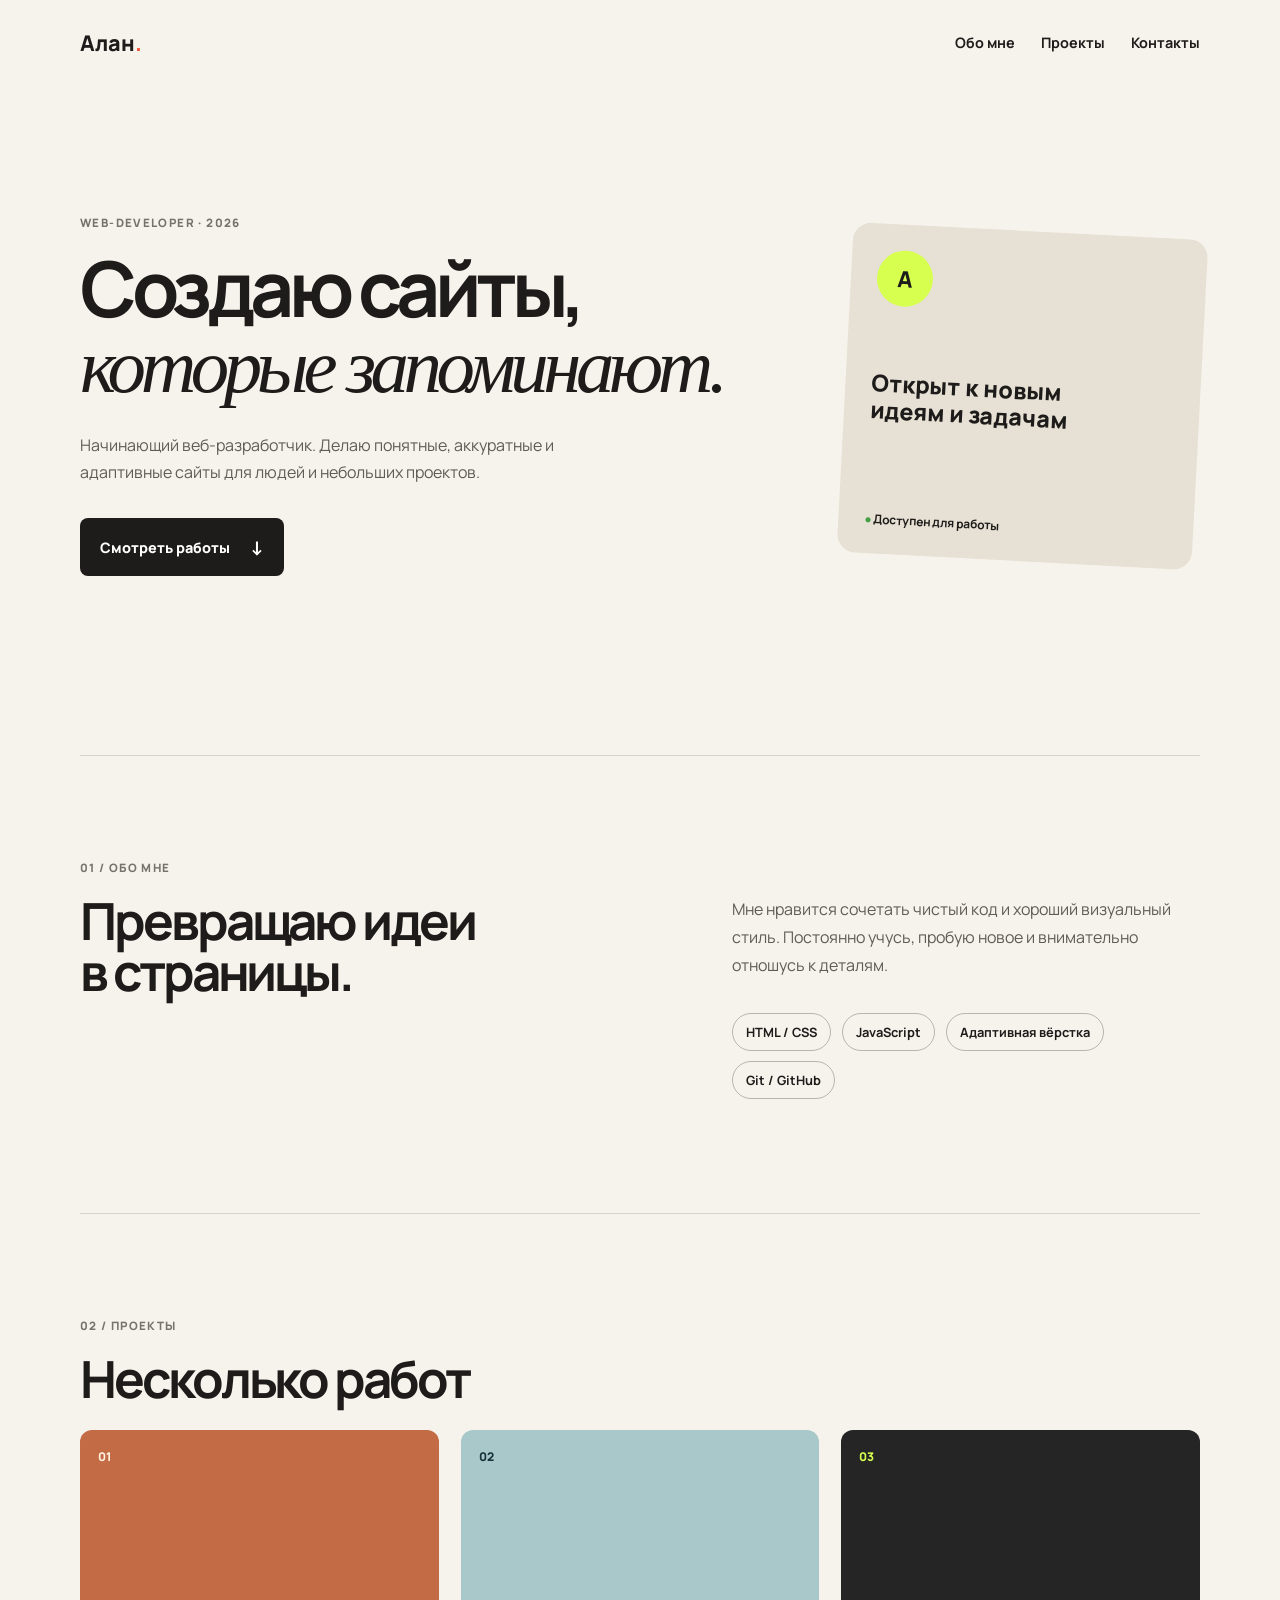
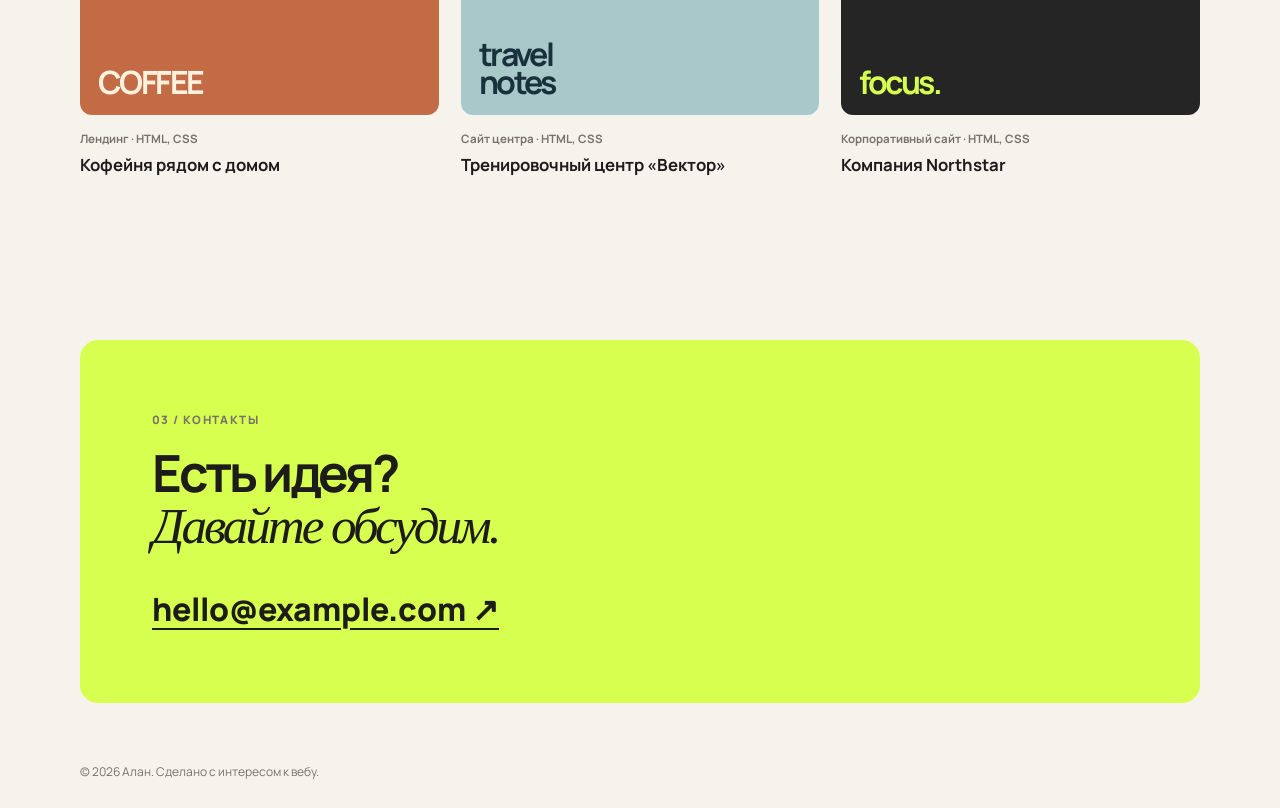
<file: index.html>
<!doctype html>
<html lang="ru">
  <head>
    <meta charset="UTF-8" />
    <meta name="viewport" content="width=device-width, initial-scale=1.0" />
    <meta name="description" content="Портфолио веб-разработчика" />
    <title>Алан — веб-разработчик</title>
    <link rel="preconnect" href="https://fonts.googleapis.com" />
    <link rel="preconnect" href="https://fonts.gstatic.com" crossorigin />
    <link href="https://fonts.googleapis.com/css2?family=Manrope:wght@400;500;600;700;800&display=swap" rel="stylesheet" />
    <link rel="stylesheet" href="style.css" />
  </head>
  <body>
    <header class="header">
      <a class="logo" href="#top">Алан<span>.</span></a>
      <nav class="nav" aria-label="Основная навигация">
        <a href="#about">Обо мне</a>
        <a href="#projects">Проекты</a>
        <a href="#contact">Контакты</a>
      </nav>
    </header>

    <main id="top">
      <section class="hero section">
        <div>
          <p class="label">WEB-DEVELOPER · 2026</p>
          <h1>Создаю сайты,<br /><em>которые запоминают.</em></h1>
          <p class="hero-text">Начинающий веб-разработчик. Делаю понятные, аккуратные и адаптивные сайты для людей и небольших проектов.</p>
          <a class="button" href="#projects">Смотреть работы <span>↓</span></a>
        </div>
        <div class="hero-card" aria-label="Карточка профиля">
          <div class="avatar">А</div>
          <p>Открыт к новым<br />идеям и задачам</p>
          <span class="availability">● Доступен для работы</span>
        </div>
      </section>

      <section class="section about" id="about">
        <p class="label">01 / ОБО МНЕ</p>
        <div class="about-content">
          <h2>Превращаю идеи<br />в страницы.</h2>
          <div>
            <p>Мне нравится сочетать чистый код и хороший визуальный стиль. Постоянно учусь, пробую новое и внимательно отношусь к деталям.</p>
            <ul class="skills">
              <li>HTML / CSS</li>
              <li>JavaScript</li>
              <li>Адаптивная вёрстка</li>
              <li>Git / GitHub</li>
            </ul>
          </div>
        </div>
      </section>

      <section class="section projects" id="projects">
        <p class="label">02 / ПРОЕКТЫ</p>
        <h2>Несколько работ</h2>
        <div class="project-grid">
          <a class="project project-one" href="coffee/index.html">
            <div class="project-image"><span>01</span><b>COFFEE</b></div>
            <p class="project-type">Лендинг · HTML, CSS</p>
            <h3>Кофейня рядом с домом</h3>
          </a>
          <a class="project project-two" href="fitness/index.html">
            <div class="project-image"><span>02</span><b>travel<br />notes</b></div>
            <p class="project-type">Сайт центра · HTML, CSS</p>
            <h3>Тренировочный центр «Вектор»</h3>
          </a>
          <a class="project project-three" href="northstar/index.html">
            <div class="project-image"><span>03</span><b>focus.</b></div>
            <p class="project-type">Корпоративный сайт · HTML, CSS</p>
            <h3>Компания Northstar</h3>
          </a>
        </div>
      </section>

      <section class="contact" id="contact">
        <p class="label">03 / КОНТАКТЫ</p>
        <h2>Есть идея?<br /><em>Давайте обсудим.</em></h2>
        <a class="email" href="thhrjrvrhvjr@gmail.com">hello@example.com <span>↗</span></a>
      </section>
    </main>

    <footer>© 2026 Алан. Сделано с интересом к вебу.</footer>
  </body>
</html>
</file>
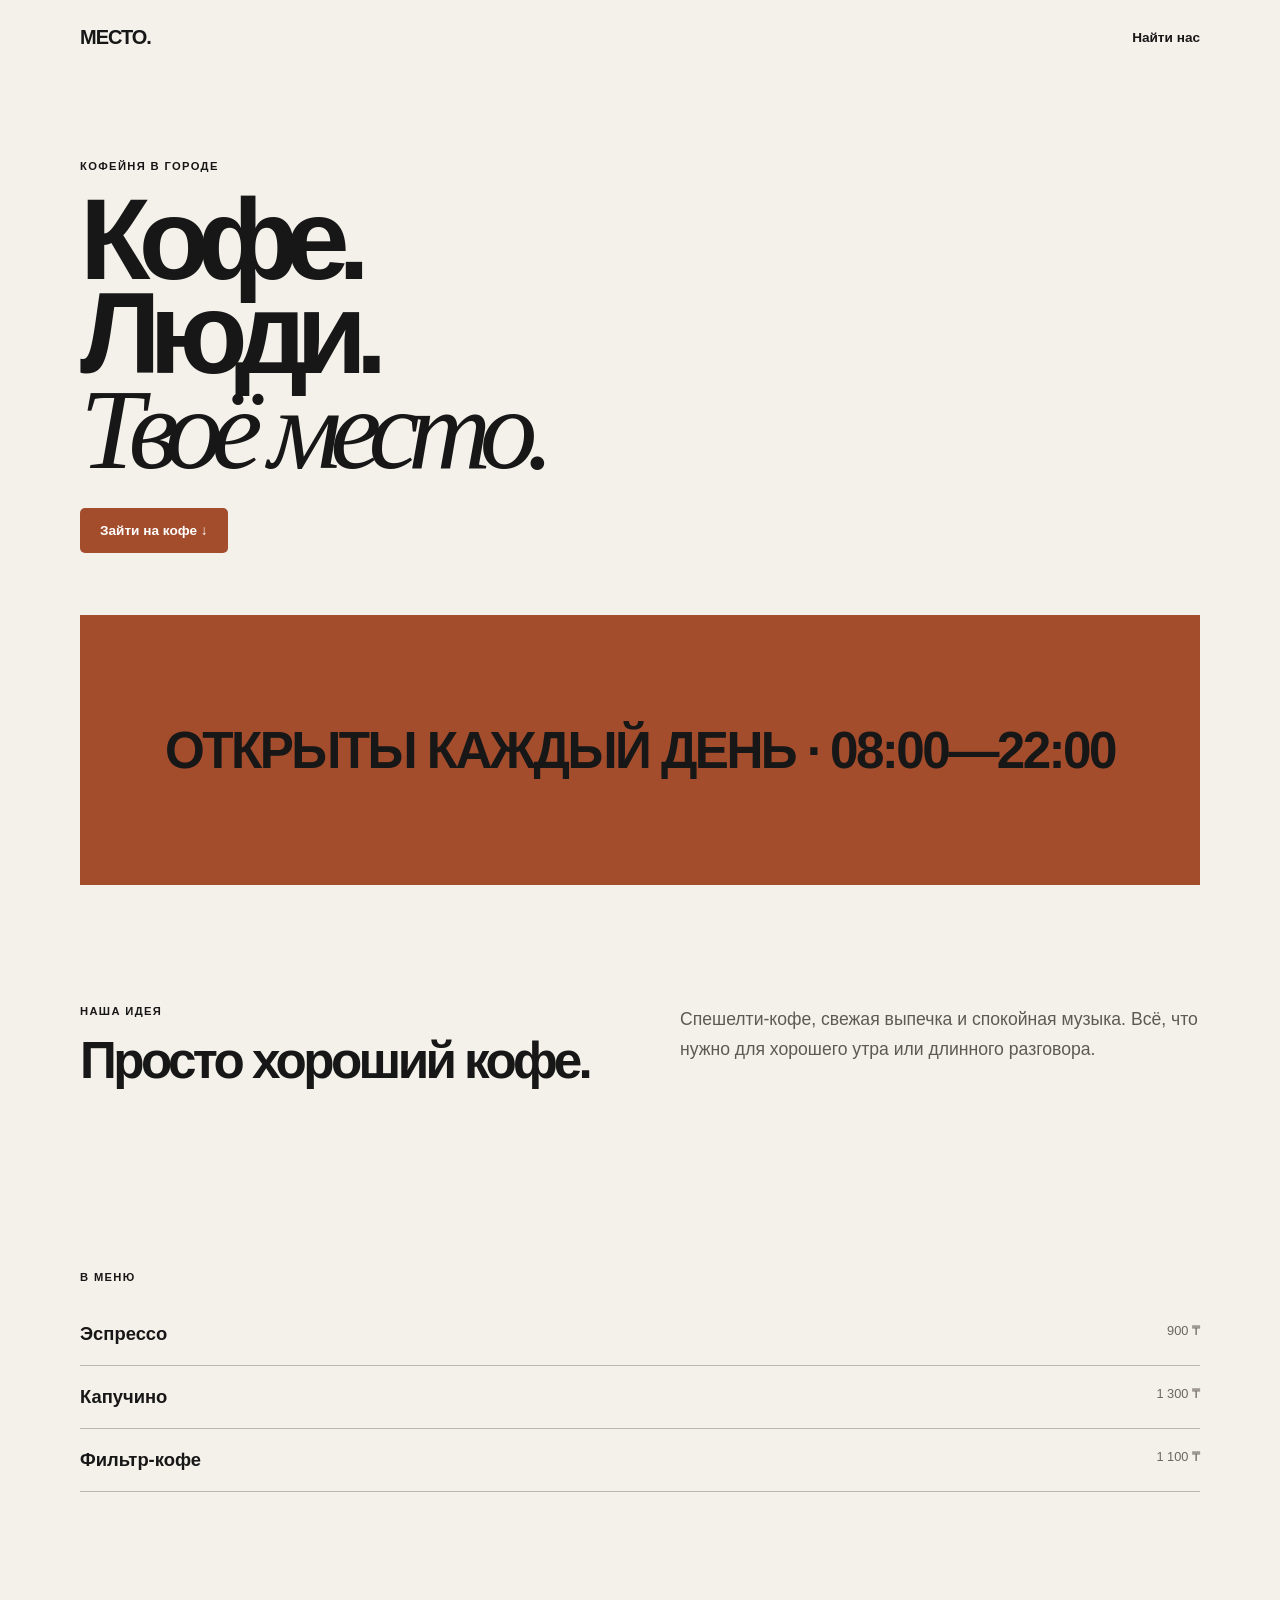
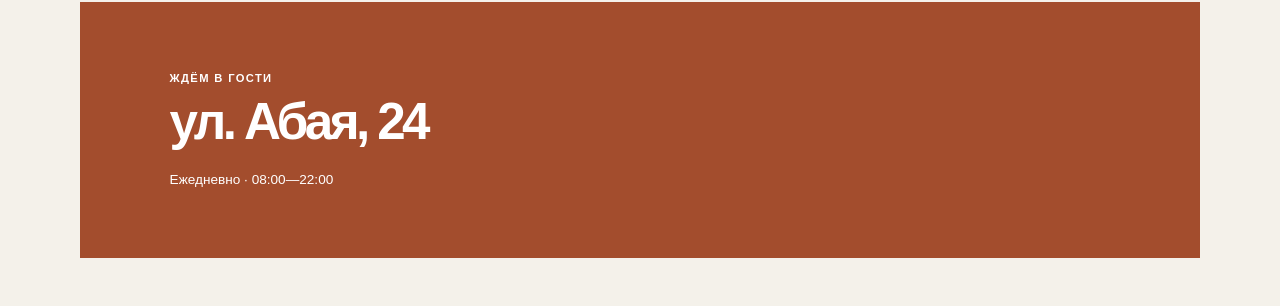
<file: coffee/index.html>
<!doctype html>
<html lang="ru">
  <head>
    <meta charset="UTF-8" />
    <meta name="viewport" content="width=device-width, initial-scale=1.0" />
    <title>Место — кофе и десерты</title>
    <link rel="stylesheet" href="../project.css" />
  </head>
  <body class="coffee">
    <header><a class="brand" href="../index.html">МЕСТО.</a><a href="#visit">Найти нас</a></header>
    <main>
      <section class="intro"><p>КОФЕЙНЯ В ГОРОДЕ</p><h1>Кофе.<br />Люди.<br /><i>Твоё место.</i></h1><a class="cta" href="#visit">Зайти на кофе ↓</a></section>
      <section class="banner"><span>ОТКРЫТЫ КАЖДЫЙ ДЕНЬ · 08:00—22:00</span></section>
      <section class="split"><div><p class="kicker">НАША ИДЕЯ</p><h2>Просто хороший кофе.</h2></div><p>Спешелти-кофе, свежая выпечка и спокойная музыка. Всё, что нужно для хорошего утра или длинного разговора.</p></section>
      <section class="menu"><p class="kicker">В МЕНЮ</p><div><b>Эспрессо</b><span>900 ₸</span></div><div><b>Капучино</b><span>1 300 ₸</span></div><div><b>Фильтр-кофе</b><span>1 100 ₸</span></div></section>
      <section class="visit" id="visit"><p>ЖДЁМ В ГОСТИ</p><h2>ул. Абая, 24</h2><span>Ежедневно · 08:00—22:00</span></section>
    </main>
  </body>
</html>
</file>
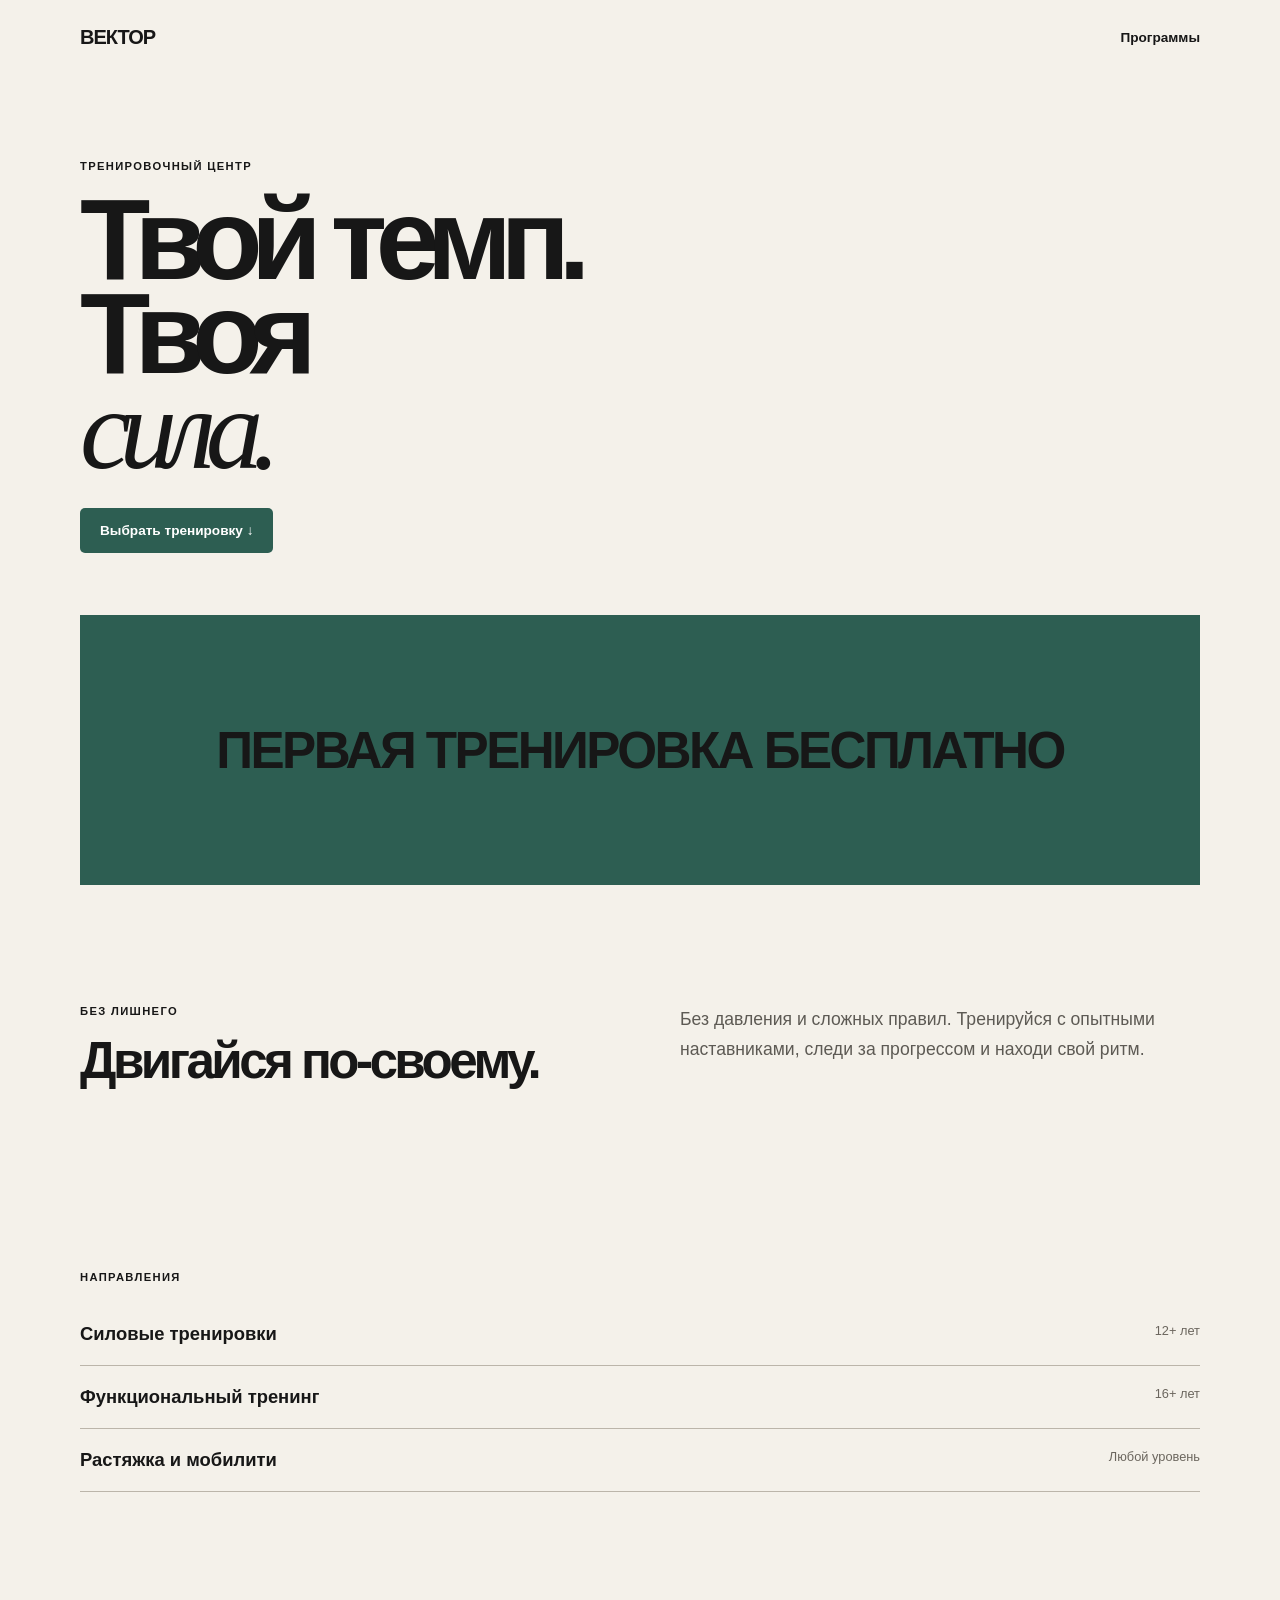
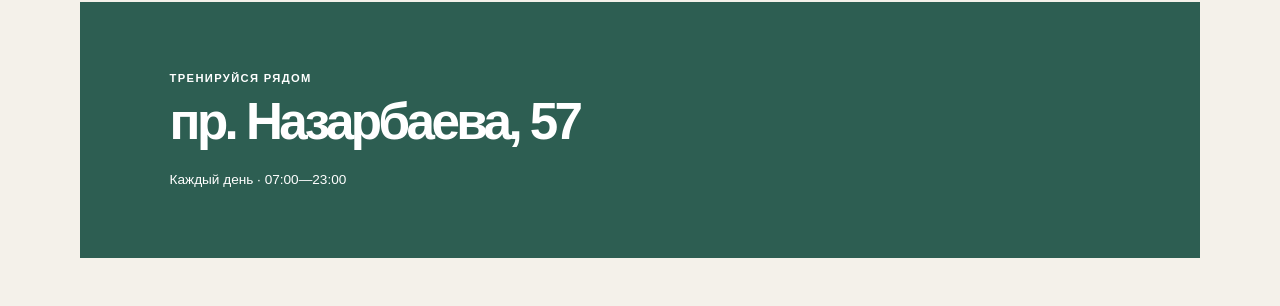
<file: fitness/index.html>
<!doctype html>
<html lang="ru">
  <head>
    <meta charset="UTF-8" />
    <meta name="viewport" content="width=device-width, initial-scale=1.0" />
    <title>Вектор — тренировочный центр</title>
    <link rel="stylesheet" href="../project.css" />
  </head>
  <body class="fitness">
    <header><a class="brand" href="../index.html">ВЕКТОР</a><a href="#programs">Программы</a></header>
    <main>
      <section class="intro"><p>ТРЕНИРОВОЧНЫЙ ЦЕНТР</p><h1>Твой темп.<br />Твоя<br /><i>сила.</i></h1><a class="cta" href="#programs">Выбрать тренировку ↓</a></section>
      <section class="banner"><span>ПЕРВАЯ ТРЕНИРОВКА БЕСПЛАТНО</span></section>
      <section class="split"><div><p class="kicker">БЕЗ ЛИШНЕГО</p><h2>Двигайся по-своему.</h2></div><p>Без давления и сложных правил. Тренируйся с опытными наставниками, следи за прогрессом и находи свой ритм.</p></section>
      <section class="menu" id="programs"><p class="kicker">НАПРАВЛЕНИЯ</p><div><b>Силовые тренировки</b><span>12+ лет</span></div><div><b>Функциональный тренинг</b><span>16+ лет</span></div><div><b>Растяжка и мобилити</b><span>Любой уровень</span></div></section>
      <section class="visit"><p>ТРЕНИРУЙСЯ РЯДОМ</p><h2>пр. Назарбаева, 57</h2><span>Каждый день · 07:00—23:00</span></section>
    </main>
  </body>
</html>
</file>
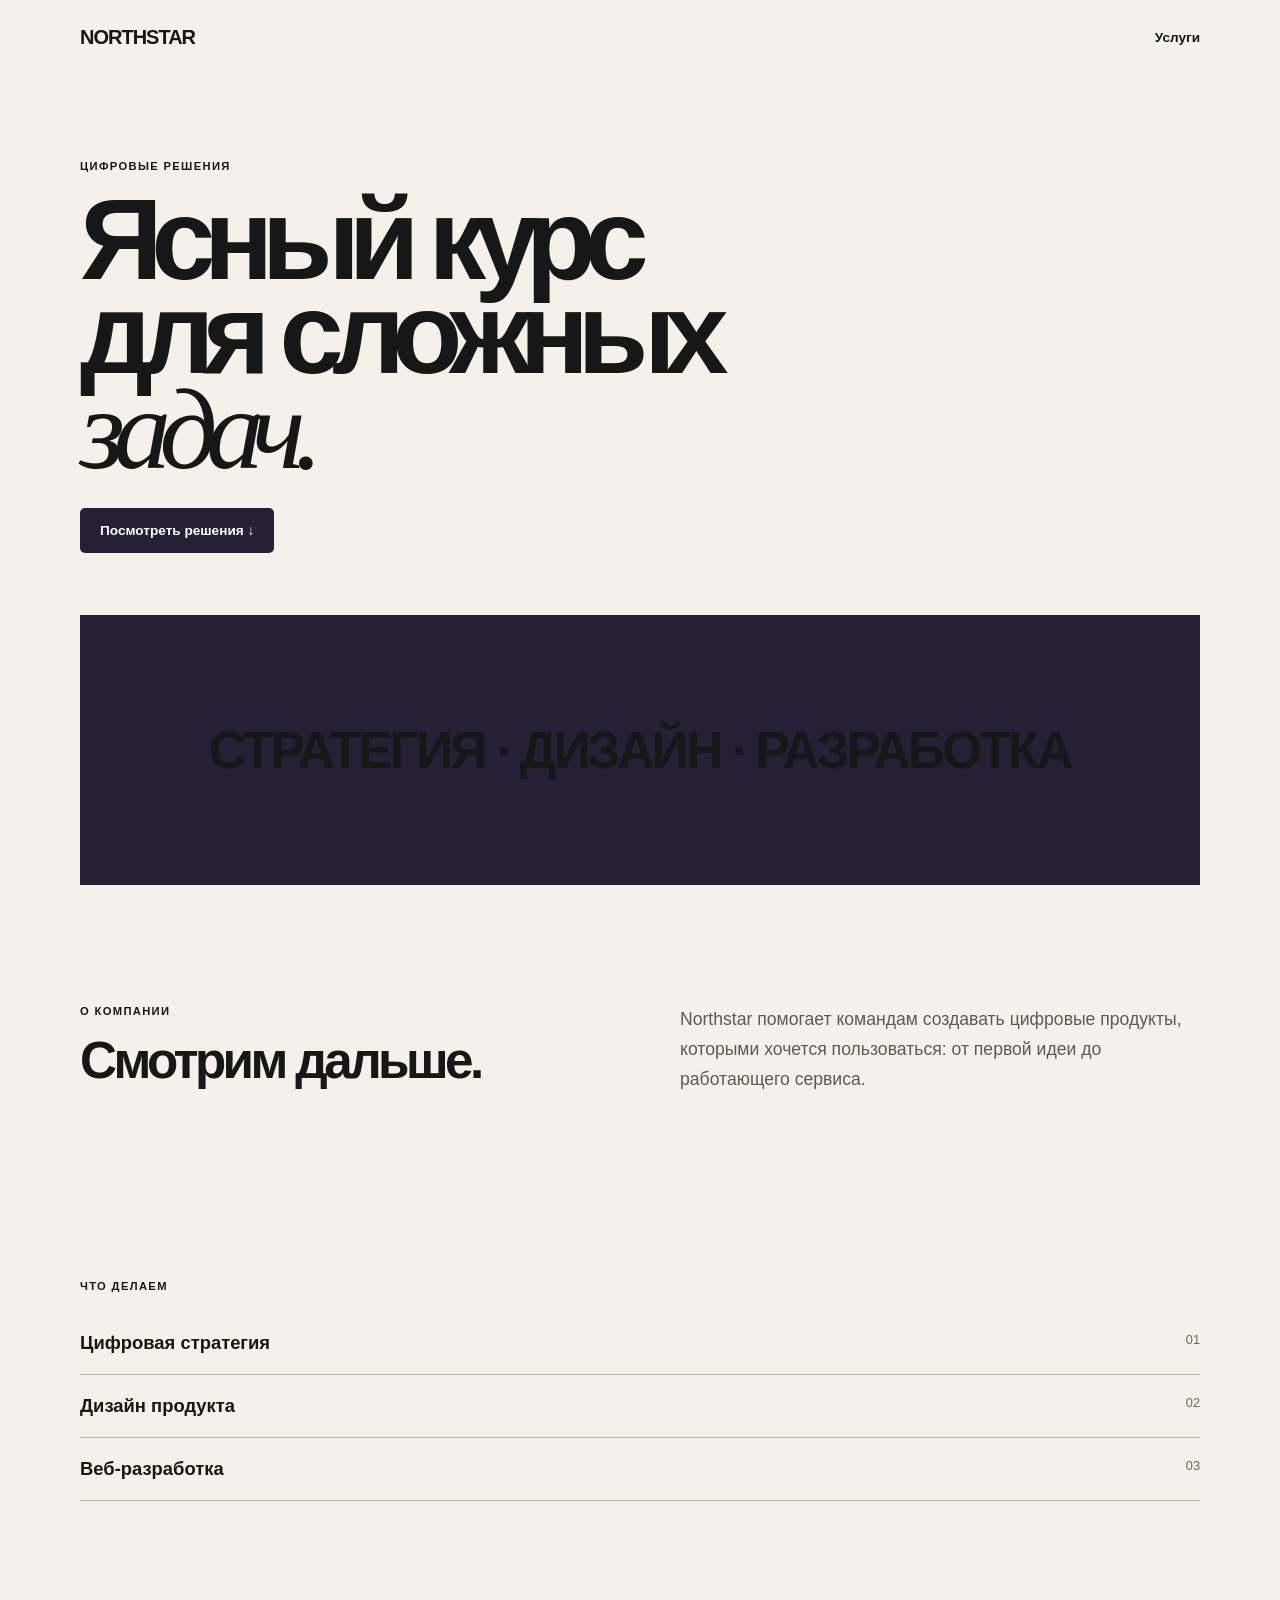
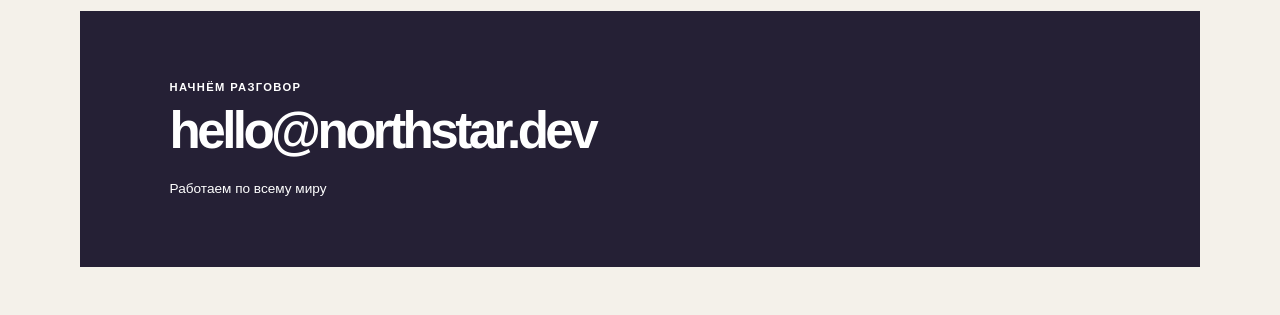
<file: northstar/index.html>
<!doctype html>
<html lang="ru">
  <head>
    <meta charset="UTF-8" />
    <meta name="viewport" content="width=device-width, initial-scale=1.0" />
    <title>Northstar — цифровые решения</title>
    <link rel="stylesheet" href="../project.css" />
  </head>
  <body class="northstar">
    <header><a class="brand" href="../index.html">NORTHSTAR</a><a href="#services">Услуги</a></header>
    <main>
      <section class="intro"><p>ЦИФРОВЫЕ РЕШЕНИЯ</p><h1>Ясный курс<br />для сложных<br /><i>задач.</i></h1><a class="cta" href="#services">Посмотреть решения ↓</a></section>
      <section class="banner"><span>СТРАТЕГИЯ · ДИЗАЙН · РАЗРАБОТКА</span></section>
      <section class="split"><div><p class="kicker">О КОМПАНИИ</p><h2>Смотрим дальше.</h2></div><p>Northstar помогает командам создавать цифровые продукты, которыми хочется пользоваться: от первой идеи до работающего сервиса.</p></section>
      <section class="menu" id="services"><p class="kicker">ЧТО ДЕЛАЕМ</p><div><b>Цифровая стратегия</b><span>01</span></div><div><b>Дизайн продукта</b><span>02</span></div><div><b>Веб-разработка</b><span>03</span></div></section>
      <section class="visit"><p>НАЧНЁМ РАЗГОВОР</p><h2>hello@northstar.dev</h2><span>Работаем по всему миру</span></section>
    </main>
  </body>
</html>
</file>
<file: style.css>
:root {
  --ink: #1d1c1a;
  --paper: #f6f3ed;
  --accent: #d7ff4f;
  --muted: #77736c;
  font-family: "Manrope", Arial, sans-serif;
  color: var(--ink);
  background: var(--paper);
}

* { box-sizing: border-box; }
html { scroll-behavior: smooth; }
body { margin: 0; }
a { color: inherit; }
.header, .section, .contact, footer { width: min(1120px, calc(100% - 48px)); margin: auto; }
.header { display: flex; align-items: center; justify-content: space-between; padding: 28px 0; }
.logo { font-size: 1.35rem; font-weight: 800; text-decoration: none; }
.logo span { color: #f05a3d; }
.nav { display: flex; gap: 26px; }
.nav a { font-size: .9rem; font-weight: 700; text-decoration: none; }
.nav a:hover { color: #f05a3d; }
.section { padding: 104px 0; }
.label { margin: 0 0 20px; color: var(--muted); font-size: .72rem; font-weight: 800; letter-spacing: .12em; }
.hero { min-height: 670px; display: grid; grid-template-columns: 1.45fr .75fr; align-items: center; gap: 80px; padding-top: 55px; }
h1, h2, h3, p { margin-top: 0; }
h1 { max-width: 760px; margin-bottom: 28px; font-size: clamp(2.9rem, 6vw, 5.8rem); line-height: .98; letter-spacing: -.07em; }
h1 em, h2 em { font-family: Georgia, serif; font-weight: 400; }
.hero-text { max-width: 500px; color: #5f5c56; line-height: 1.7; }
.button { display: inline-flex; gap: 20px; align-items: center; margin-top: 16px; padding: 16px 20px; background: var(--ink); color: white; border-radius: 8px; font-size: .9rem; font-weight: 800; text-decoration: none; }
.button:hover { background: #f05a3d; }
.button span { font-size: 1.2rem; }
.hero-card { min-height: 330px; padding: 26px; display: flex; flex-direction: column; justify-content: space-between; background: #e7e0d4; border-radius: 18px; transform: rotate(3deg); }
.hero-card p { font-size: 1.45rem; font-weight: 800; line-height: 1.15; }
.avatar { width: 56px; height: 56px; display: grid; place-items: center; background: var(--accent); border-radius: 50%; font-size: 1.4rem; font-weight: 800; }
.availability { font-size: .75rem; font-weight: 700; }
.availability::first-letter { color: #43a047; }
.about { border-top: 1px solid #d8d3ca; }
.about-content { display: grid; grid-template-columns: 1.1fr .9fr; gap: 80px; }
h2 { margin-bottom: 26px; font-size: clamp(2.2rem, 4vw, 4rem); line-height: 1; letter-spacing: -.06em; }
.about-content p { color: #5f5c56; line-height: 1.75; }
.skills { padding: 0; margin: 34px 0 0; list-style: none; }
.skills li { display: inline-block; margin: 0 8px 10px 0; padding: 9px 13px; border: 1px solid #bbb5aa; border-radius: 99px; font-size: .8rem; font-weight: 700; }
.projects { border-top: 1px solid #d8d3ca; }
.project-grid { display: grid; grid-template-columns: repeat(3, 1fr); gap: 22px; }
.project { display: block; text-decoration: none; transition: transform .2s ease; }
.project:hover { transform: translateY(-6px); }
.project-image { height: 285px; padding: 18px; display: flex; flex-direction: column; justify-content: space-between; border-radius: 12px; }
.project-image span { font-size: .75rem; font-weight: 800; }
.project-image b { font-size: 2rem; line-height: .9; letter-spacing: -.08em; }
.project-one .project-image { background: #c26b45; color: #fff3df; }
.project-two .project-image { background: #a8c8ca; color: #18313b; }
.project-three .project-image { background: #262525; color: var(--accent); }
.project-type { margin: 16px 0 7px; color: var(--muted); font-size: .72rem; font-weight: 700; }
h3 { margin: 0; font-size: 1.05rem; }
.contact { margin-top: 60px; margin-bottom: 60px; padding: 72px; background: var(--accent); border-radius: 18px; }
.contact h2 { margin-bottom: 35px; }
.email { font-size: clamp(1.15rem, 3vw, 2rem); font-weight: 800; text-decoration-thickness: 2px; text-underline-offset: 7px; }
.email span { text-decoration: none; }
footer { padding: 0 0 28px; color: var(--muted); font-size: .75rem; }
@media (max-width: 720px) {
  .header, .section, .contact, footer { width: min(100% - 32px, 1120px); }
  .nav { gap: 14px; }
  .hero { min-height: auto; grid-template-columns: 1fr; gap: 48px; padding-top: 50px; }
  .section { padding: 70px 0; }
  .hero-card { min-height: 230px; transform: none; }
  .about-content, .project-grid { grid-template-columns: 1fr; gap: 28px; }
  .project-image { height: 220px; }
  .contact { margin: 20px auto 40px; padding: 40px 25px; }
}
</file>
<file: project.css>
:root { font-family: Arial, sans-serif; color: #171717; background: #f4f1ea; }
* { box-sizing: border-box; }
body { margin: 0; }
header, main { width: min(1120px, calc(100% - 48px)); margin: auto; }
header { display: flex; justify-content: space-between; align-items: center; padding: 26px 0; font-size: .85rem; font-weight: 700; }
header a { color: inherit; text-decoration: none; }
.brand { font-size: 1.25rem; letter-spacing: -.05em; }
.intro { min-height: 540px; padding: 85px 0 60px; }
.intro > p, .kicker { margin: 0 0 20px; font-size: .7rem; font-weight: 700; letter-spacing: .12em; }
h1 { margin: 0 0 32px; font-size: clamp(3.6rem, 9vw, 8rem); line-height: .82; letter-spacing: -.1em; }
h1 i { font-family: Georgia, serif; font-weight: 400; }
.cta { display: inline-block; padding: 15px 20px; background: #171717; color: #fff; border-radius: 5px; font-size: .85rem; font-weight: 700; text-decoration: none; }
.banner { display: grid; place-items: center; min-height: 270px; padding: 25px; text-align: center; font-size: clamp(1.3rem, 4vw, 3.5rem); font-weight: 700; letter-spacing: -.05em; }
.split { display: grid; grid-template-columns: 1fr 1fr; gap: 80px; padding: 120px 0; }
h2 { margin: 0; font-size: clamp(2rem, 4vw, 4rem); line-height: .95; letter-spacing: -.07em; }
.split > p { margin: 0; color: #5d5a54; font-size: 1.1rem; line-height: 1.7; }
.menu { padding: 65px 0 110px; }
.menu div { display: flex; justify-content: space-between; padding: 20px 0; border-bottom: 1px solid #bbb5aa; font-size: 1.15rem; }
.menu span { color: #6b665e; font-size: .8rem; }
.visit { margin-bottom: 48px; padding: 70px 8%; color: #fff; }
.visit p { margin: 0 0 14px; font-size: .7rem; font-weight: 700; letter-spacing: .12em; }
.visit h2 { margin-bottom: 24px; }
.visit span { font-size: .85rem; }
.coffee .banner, .coffee .visit { background: #a34d2d; }.coffee .cta { background: #a34d2d; }
.fitness .banner, .fitness .visit { background: #2d5e52; }.fitness .cta { background: #2d5e52; }
.northstar .banner, .northstar .visit { background: #252035; }.northstar .cta { background: #252035; }
@media (max-width: 650px) { header, main { width: min(100% - 32px, 1120px); }.intro { min-height: 460px; }.split { grid-template-columns: 1fr; gap: 28px; padding: 80px 0; }.visit { padding: 45px 8%; } }
</file>
